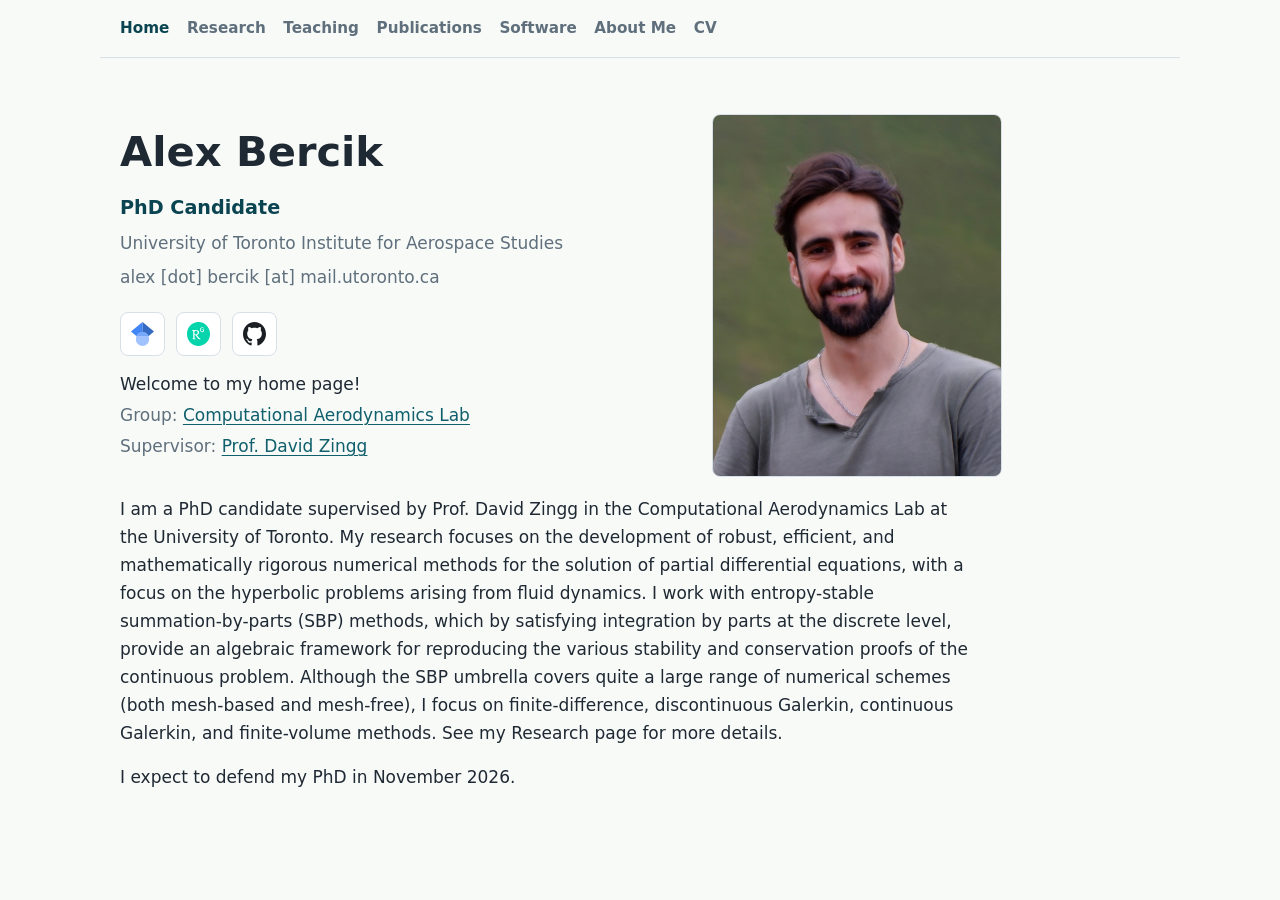
<file: index.html>
<!DOCTYPE html>
<html lang="en">
<head>
  <meta charset="utf-8">
  <meta name="viewport" content="width=device-width, initial-scale=1">
  <title>Home | Alex Bercik</title>
  <link rel="stylesheet" href="style.css">
</head>
<body>
  <header class="site-header">
    <nav aria-label="Main navigation">
      <a href="index.html" aria-current="page">Home</a>
      <a href="research.html">Research</a>
      <a href="teaching.html">Teaching</a>
      <a href="publications.html">Publications</a>
      <a href="software.html">Software</a>
      <a href="about.html">About Me</a>
      <a href="cv.html">CV</a>
    </nav>
  </header>

  <main>
    <section class="hero">
      <div class="hero-text">
        <h1>Alex Bercik</h1>
        <p class="title-line">PhD Candidate</p>
        <p class="affiliation-line">University of Toronto Institute for Aerospace Studies</p>
        <p class="contact-line">alex [dot] bercik [at] mail.utoronto.ca</p>
        <div class="social-links" aria-label="Academic and code profiles">
          <a href="https://scholar.google.com/citations?user=2FA_S1sAAAAJ&amp;hl=en" aria-label="Google Scholar" title="Google Scholar">
            <img src="files/google-scholar.svg" alt="" aria-hidden="true">
            <span class="sr-only">Google Scholar</span>
          </a>
          <a href="https://www.researchgate.net/profile/Alex-Bercik" aria-label="ResearchGate" title="ResearchGate">
            <img src="files/researchgate.svg" alt="" aria-hidden="true">
            <span class="sr-only">ResearchGate</span>
          </a>
          <a href="https://github.com/alexbercik" aria-label="GitHub" title="GitHub">
            <img src="files/github.svg" alt="" aria-hidden="true">
            <span class="sr-only">GitHub</span>
          </a>
        </div>
        <div class="home-links">
          <p>
            Welcome to my home page!
          </p>
          <p class="affiliation-line">
            Group:
            <a href="https://www.utias.utoronto.ca/computational-aerodynamics-lab/">Computational Aerodynamics Lab</a>
          </p>
          <p class="affiliation-line">
            Supervisor:
            <a href="http://goldfinger.utias.utoronto.ca/dwz/">Prof. David Zingg</a>
          </p>
        </div>
      </div>

      <figure class="portrait-photo">
        <img src="fotos/home.JPG" alt="Alex Bercik">
      </figure>
    </section>

    <section class="intro-paragraph">
      <p>
        I am a PhD candidate supervised by Prof. David Zingg in the Computational Aerodynamics Lab
        at the University of Toronto. My research focuses on the development of robust, efficient,
        and mathematically rigorous numerical methods for the solution of partial differential
        equations, with a focus on the hyperbolic problems arising from fluid dynamics.
        I work with entropy-stable summation-by-parts (SBP) methods, which by satisfying
        integration by parts at the discrete level, provide an algebraic framework for reproducing
        the various stability and conservation proofs of the continuous problem. Although the SBP
        umbrella covers quite a large range of numerical schemes (both mesh-based and mesh-free),
        I focus on finite-difference, discontinuous Galerkin, continuous Galerkin,
        and finite-volume methods. See my Research page for more details.
      </p>
      <p>I expect to defend my PhD in November 2026.</p>
    </section>
  </main>
</body>
</html>
</file>
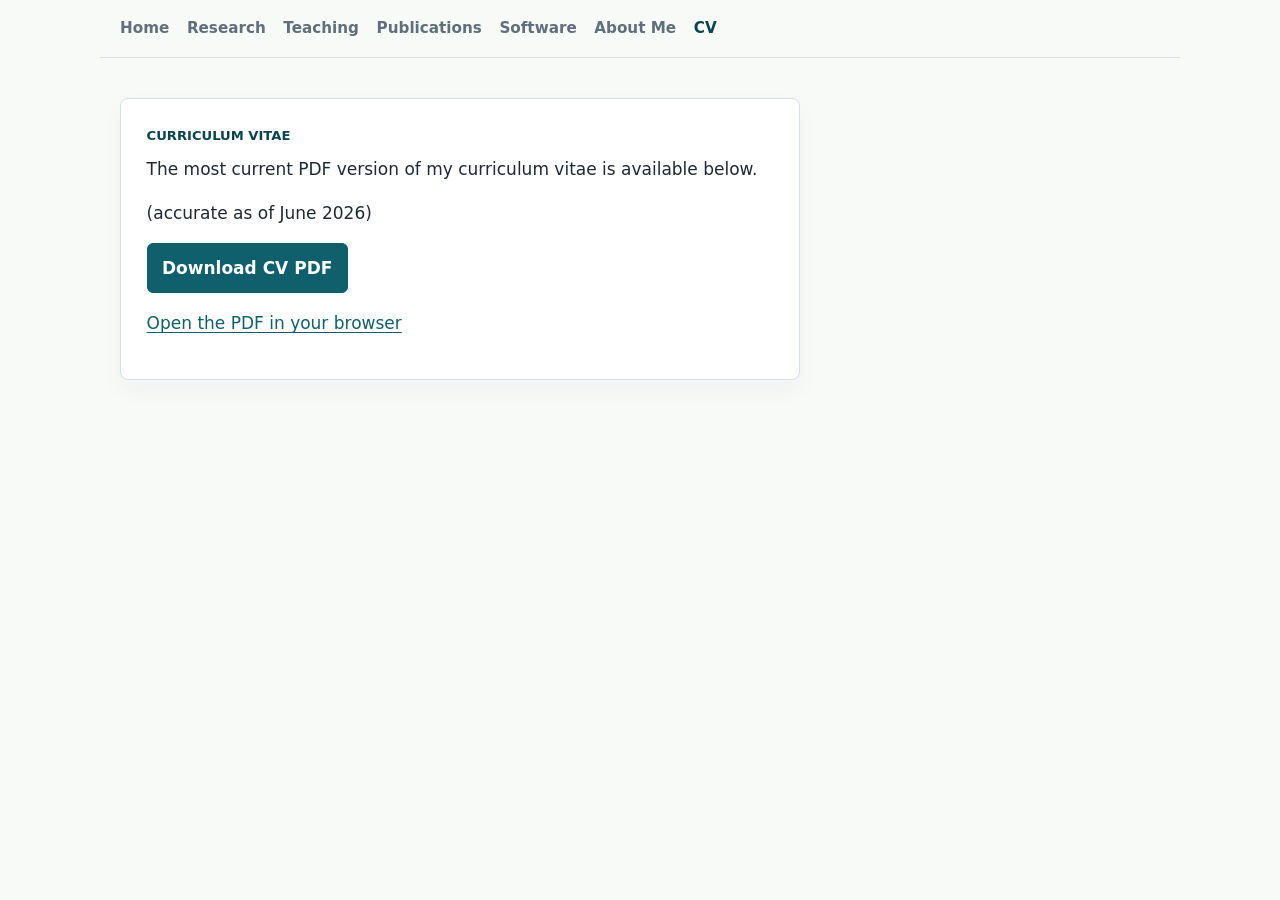
<file: cv.html>
<!DOCTYPE html>
<html lang="en">
<head>
  <meta charset="utf-8">
  <meta name="viewport" content="width=device-width, initial-scale=1">
  <title>CV | Alex Bercik</title>
  <link rel="stylesheet" href="style.css">
</head>
<body>
  <header class="site-header">
    <nav aria-label="Main navigation">
      <a href="index.html">Home</a>
      <a href="research.html">Research</a>
      <a href="teaching.html">Teaching</a>
      <a href="publications.html">Publications</a>
      <a href="software.html">Software</a>
      <a href="about.html">About Me</a>
      <a href="cv.html" aria-current="page">CV</a>
    </nav>
  </header>

  <main>
    <section class="page-intro cv-panel">
      <p class="eyebrow">Curriculum vitae</p>
      <p>
        The most current PDF version of my curriculum vitae is available below.
      </p>
      <p>
        (accurate as of June 2026)
      </p>
      <p>
        <a class="button-link" href="files/Alex_Bercik_CV.pdf" download>Download CV PDF</a>
      </p>
      <p>
        <a href="files/Alex_Bercik_CV.pdf">Open the PDF in your browser</a>
      </p>
    </section>
  </main>
</body>
</html>
</file>
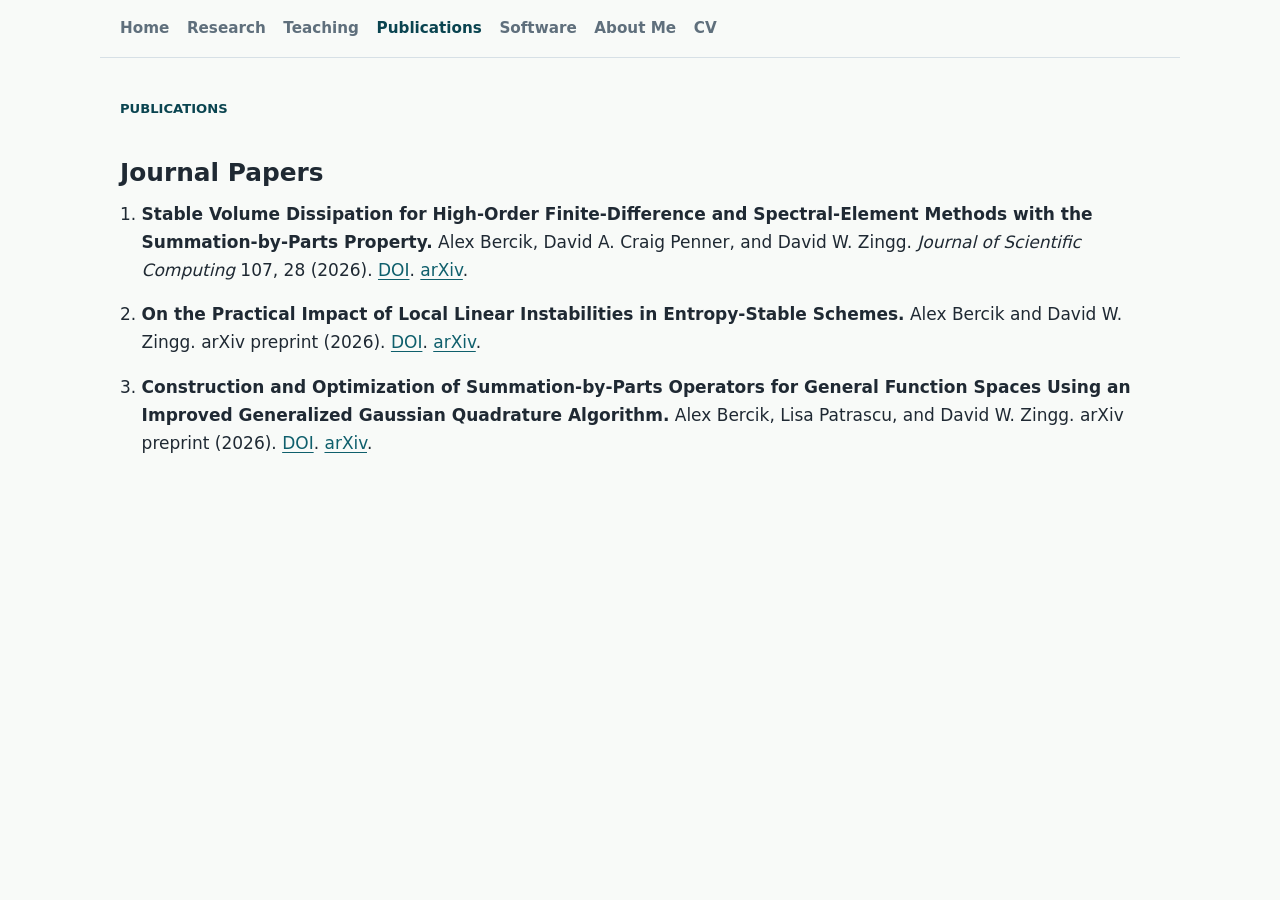
<file: publications.html>
<!DOCTYPE html>
<html lang="en">
<head>
  <meta charset="utf-8">
  <meta name="viewport" content="width=device-width, initial-scale=1">
  <title>Publications | Alex Bercik</title>
  <link rel="stylesheet" href="style.css">
</head>
<body>
  <header class="site-header">
    <nav aria-label="Main navigation">
      <a href="index.html">Home</a>
      <a href="research.html">Research</a>
      <a href="teaching.html">Teaching</a>
      <a href="publications.html" aria-current="page">Publications</a>
      <a href="software.html">Software</a>
      <a href="about.html">About Me</a>
      <a href="cv.html">CV</a>
    </nav>
  </header>

  <main>
    <section class="page-intro">
      <p class="eyebrow">Publications</p>
    </section>

    <section class="content-section">
      <h2>Journal Papers</h2>
      <ol class="entry-list">
        <li>
          <strong>Stable Volume Dissipation for High-Order Finite-Difference and
          Spectral-Element Methods with the Summation-by-Parts Property.</strong>
          Alex Bercik, David A. Craig Penner, and David W. Zingg.
          <em>Journal of Scientific Computing</em> 107, 28 (2026).
          <a href="https://doi.org/10.1007/s10915-026-03213-y">DOI</a>.
          <a href="https://arxiv.org/abs/2503.12670">arXiv</a>.
        </li>
        <li>
          <strong>On the Practical Impact of Local Linear Instabilities in
          Entropy-Stable Schemes.</strong>
          Alex Bercik and David W. Zingg. arXiv preprint (2026).
          <a href="https://doi.org/10.48550/arXiv.2605.02081">DOI</a>.
          <a href="https://arxiv.org/abs/2605.02081">arXiv</a>.
        </li>
        <li>
          <strong>Construction and Optimization of Summation-by-Parts 
            Operators for General Function Spaces Using an Improved 
            Generalized Gaussian Quadrature Algorithm.</strong>
          Alex Bercik, Lisa Patrascu, and David W. Zingg. arXiv preprint (2026).
          <a href="https://doi.org/10.48550/arXiv.2607.08934">DOI</a>.
          <a href="https://arxiv.org/abs/2607.08934">arXiv</a>.
        </li>
      </ol>
    </section>
  </main>
</body>
</html>
</file>
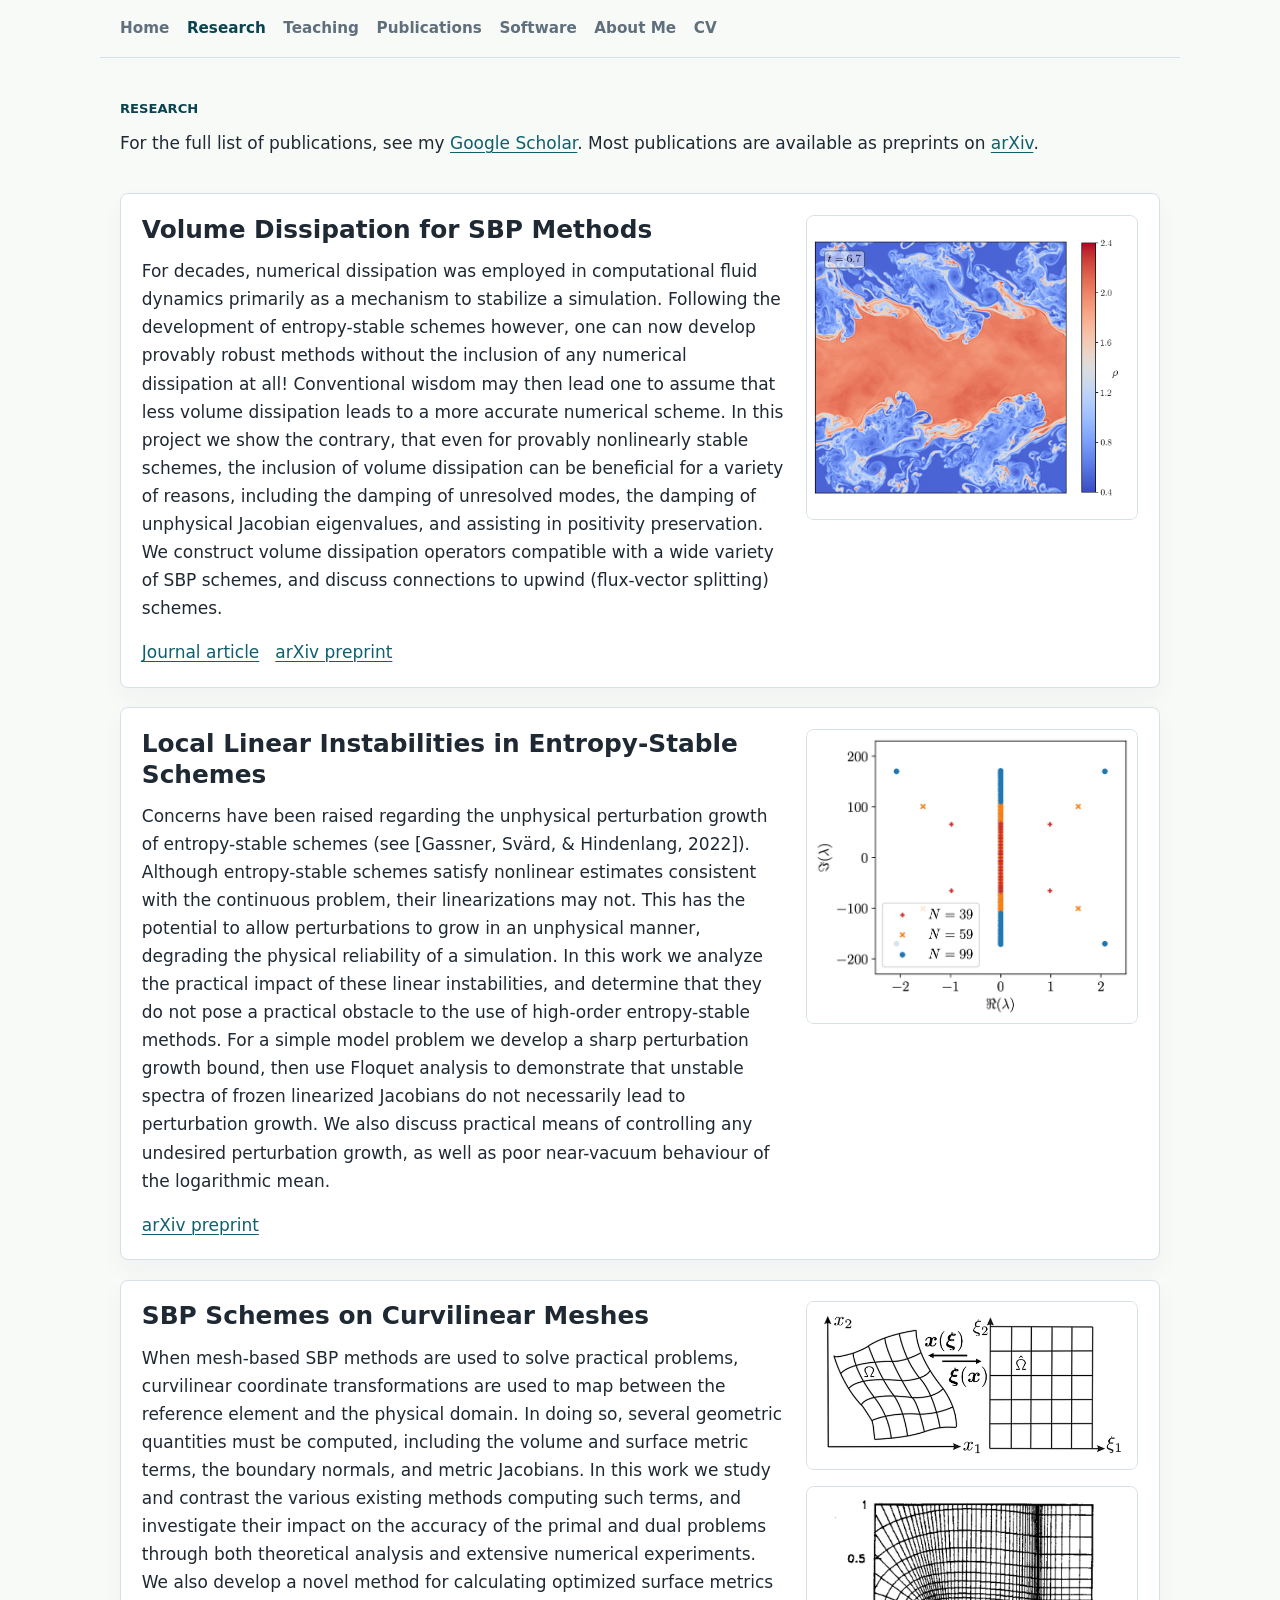
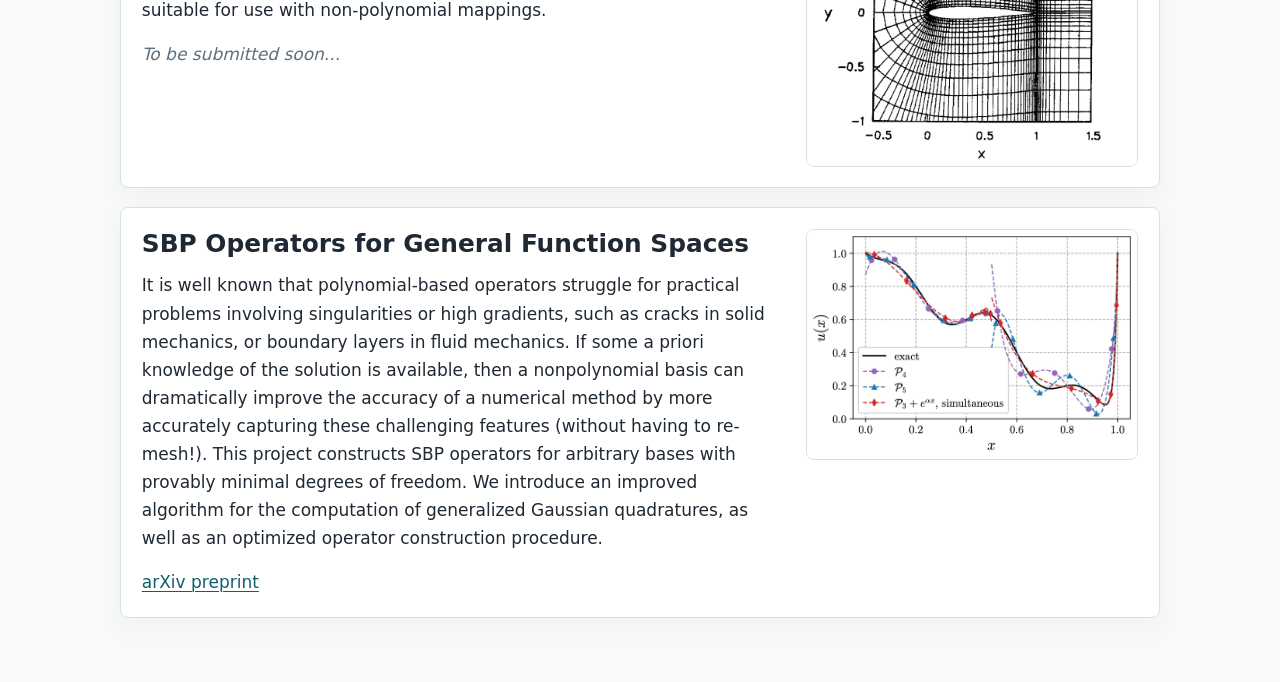
<file: research.html>
<!DOCTYPE html>
<html lang="en">
<head>
  <meta charset="utf-8">
  <meta name="viewport" content="width=device-width, initial-scale=1">
  <title>Research | Alex Bercik</title>
  <link rel="stylesheet" href="style.css">
</head>
<body>
  <header class="site-header">
    <nav aria-label="Main navigation">
      <a href="index.html">Home</a>
      <a href="research.html" aria-current="page">Research</a>
      <a href="teaching.html">Teaching</a>
      <a href="publications.html">Publications</a>
      <a href="software.html">Software</a>
      <a href="about.html">About Me</a>
      <a href="cv.html">CV</a>
    </nav>
  </header>

  <main>
    <section class="page-intro">
      <p class="eyebrow">Research</p>
      <p>For the full list of publications, see my <a href="https://scholar.google.com/citations?user=2FA_S1sAAAAJ&amp;hl=en">Google Scholar</a>. Most publications are available as preprints on <a href="https://arxiv.org/search/?searchtype=author&amp;query=Bercik%2C+A">arXiv</a>.</p>
    </section>

    <section class="project-list">
      <article class="project-card">
        <div>
          <h2>Volume Dissipation for SBP Methods</h2>
          <p>
            For decades, numerical dissipation was employed in computational fluid dynamics
            primarily as a mechanism to stabilize a simulation. Following the development of
            entropy-stable schemes however, one can now develop provably robust methods
            without the inclusion of any numerical dissipation at all! Conventional wisdom
            may then lead one to assume that less volume dissipation leads to a more accurate
            numerical scheme. In this project we show the contrary, that even for provably
            nonlinearly stable schemes, the inclusion of volume dissipation can be beneficial
            for a variety of reasons, including the damping of unresolved modes, the damping
            of unphysical Jacobian eigenvalues, and assisting in positivity preservation.
            We construct volume dissipation operators compatible with a wide variety of SBP
            schemes, and discuss connections to upwind (flux-vector splitting) schemes.
          </p>
          <p class="project-links">
            <a href="https://doi.org/10.1007/s10915-026-03213-y">Journal article</a>
            <a href="https://arxiv.org/abs/2503.12670">arXiv preprint</a>
          </p>
        </div>
        <figure class="image-photo">
          <img src="fotos/KHI_csbp_p4_nen480_nelem1_had_ent02_scamat_soln_t67.png" alt="Kelvin-Helmholtz instability simulation">
        </figure>
      </article>

      <article class="project-card">
        <div>
          <h2>Local Linear Instabilities in Entropy-Stable Schemes</h2>
          <p>
            Concerns have been raised regarding the unphysical perturbation growth of
            entropy-stable schemes (see [Gassner, Svärd, & Hindenlang, 2022]).
            Although entropy-stable schemes satisfy nonlinear estimates consistent with
            the continuous problem, their linearizations may not. This has the potential
            to allow perturbations to grow in an unphysical manner, degrading the
            physical reliability of a simulation. In this work we analyze the practical
            impact of these linear instabilities, and determine that they do not pose a
            practical obstacle to the use of high-order entropy-stable methods. For a
            simple model problem we develop a sharp perturbation growth bound, then
            use Floquet analysis to demonstrate that unstable spectra of frozen linearized
            Jacobians do not necessarily lead to perturbation growth. We also
            discuss practical means of controlling any undesired perturbation growth, as
            well as poor near-vacuum behaviour of the logarithmic mean.
          </p>
          <p class="project-links">
            <a href="https://arxiv.org/abs/2605.02081">arXiv preprint</a>
          </p>
        </div>
        <figure class="image-photo">
          <img src="fotos/floquet_eigvals_Circulantp8.jpg" alt="Floquet eigenvalue plot">
        </figure>
      </article>

      <article class="project-card">
        <div>
          <h2>SBP Schemes on Curvilinear Meshes</h2>
          <p>
            When mesh-based SBP methods are used to solve practical problems, curvilinear
            coordinate transformations are used to map between the reference element and
            the physical domain. In doing so, several geometric quantities must be
            computed, including the volume and surface metric terms, the boundary normals,
            and metric Jacobians. In this work we study and contrast the various existing
            methods computing such terms, and investigate their impact on the accuracy of
            the primal and dual problems through both theoretical analysis and extensive
            numerical experiments. We also develop a novel method for calculating optimized
            surface metrics suitable for use with non-polynomial mappings.
          </p>
          <p class="muted-note">To be submitted soon...</p>
        </div>
        <div class="project-images">
          <figure class="image-photo">
            <img src="fotos/mesh.jpg" alt="Curvilinear mesh project image">
          </figure>
          <figure class="image-photo">
            <img src="fotos/c-mesh.jpg" alt="C-mesh project image">
          </figure>
        </div>
      </article>

      <article class="project-card">
        <div>
          <h2>SBP Operators for General Function Spaces</h2>
          <p>
            It is well known that polynomial-based operators struggle for practical problems
            involving singularities or high gradients, such as cracks in solid mechanics, or 
            boundary layers in fluid mechanics. 
            If some a priori knowledge of the solution is available, then a nonpolynomial basis 
            can dramatically improve the accuracy of a numerical method by more accurately 
            capturing these challenging features (without having to re-mesh!).
            This project constructs SBP operators for arbitrary bases with
            provably minimal degrees of freedom. We introduce an 
            improved algorithm for the computation of generalized Gaussian quadratures, as
            well as an optimized operator construction procedure.

          </p>
          <!--
          <p class="muted-note">To be submitted soon...</p>
          -->
          <p class="project-links">
            <a href="https://arxiv.org/abs/2607.08934">arXiv preprint</a>
          </p>
        </div>
        <figure class="image-photo">
          <img src="fotos/exp_mixed_p3_open_eps00125_sol.jpg" alt="Exponential function space approximation">
        </figure>
      </article>
    </section>
  </main>
</body>
</html>
</file>
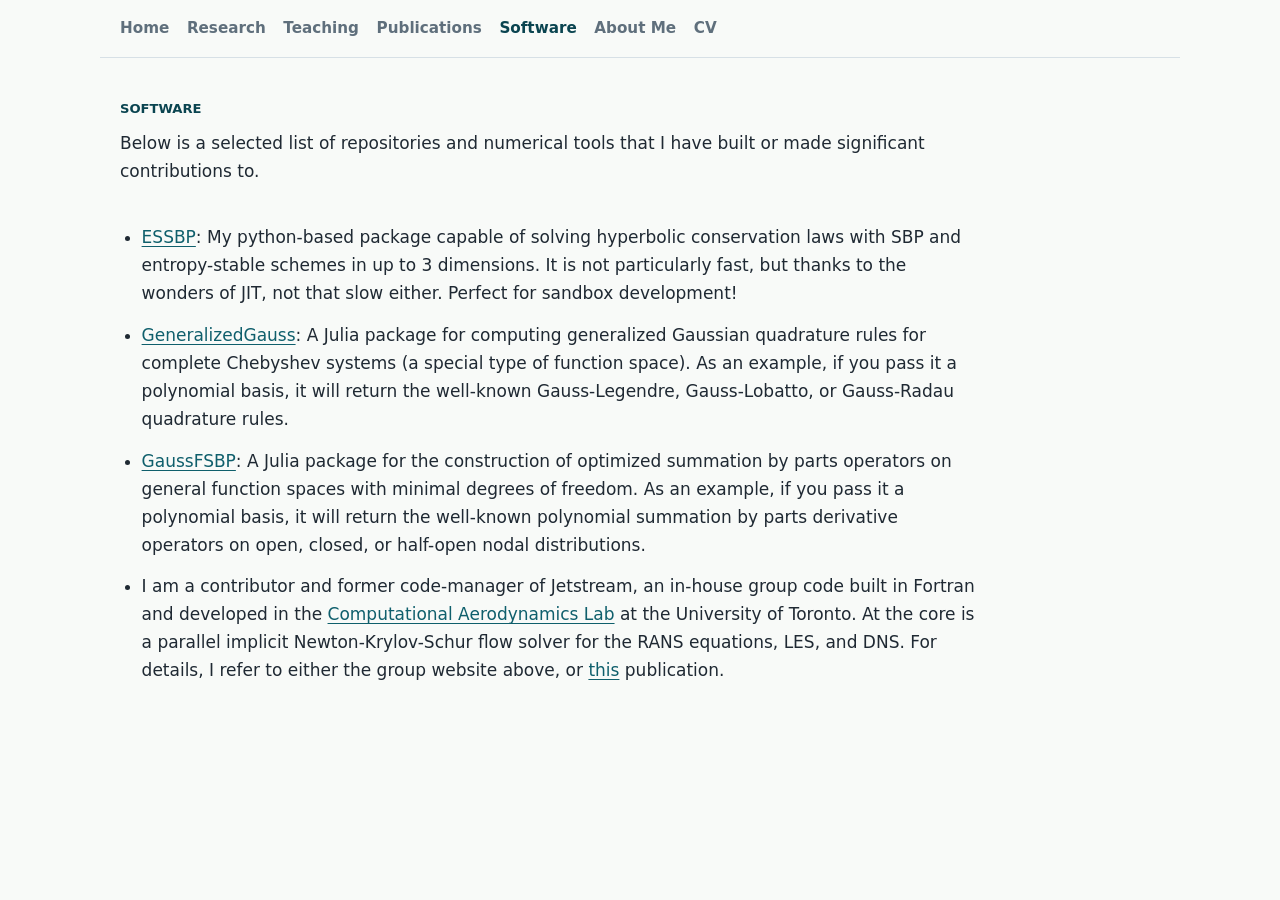
<file: software.html>
<!DOCTYPE html>
<html lang="en">
<head>
  <meta charset="utf-8">
  <meta name="viewport" content="width=device-width, initial-scale=1">
  <title>Software | Alex Bercik</title>
  <link rel="stylesheet" href="style.css">
</head>
<body>
  <header class="site-header">
    <nav aria-label="Main navigation">
      <a href="index.html">Home</a>
      <a href="research.html">Research</a>
      <a href="teaching.html">Teaching</a>
      <a href="publications.html">Publications</a>
      <a href="software.html" aria-current="page">Software</a>
      <a href="about.html">About Me</a>
      <a href="cv.html">CV</a>
    </nav>
  </header>

  <main>
    <section class="page-intro">
      <p class="eyebrow">Software</p>
      <p>
        Below is a selected list of repositories and numerical tools that I have
        built or made significant contributions to.
      </p>
    </section>

    <section class="content-section plain-section">
      <ul class="bullet-list">
        <li>
          <a href="https://github.com/alexbercik/ESSBP">ESSBP</a>:
          My python-based package capable of solving hyperbolic conservation laws
          with SBP and entropy-stable schemes in up to 3 dimensions. It is not
          particularly fast, but thanks to the wonders of JIT, not that slow either.
          Perfect for sandbox development!
        </li>
        <li>
          <a href="https://github.com/alexbercik/GeneralizedGauss.jl">GeneralizedGauss</a>:
          A Julia package for computing generalized Gaussian quadrature rules for
          complete Chebyshev systems (a special type of function space). As an example, 
          if you pass it a polynomial basis, it will return the well-known
          Gauss-Legendre, Gauss-Lobatto, or Gauss-Radau quadrature rules.
        </li>
        <li>
          <a href="https://github.com/alexbercik/GaussFSBP">GaussFSBP</a>:
          A Julia package for the construction of optimized summation by parts operators
          on general function spaces with minimal degrees of freedom. As an example,
          if you pass it a polynomial basis, it will return the well-known
          polynomial summation by parts derivative operators on open, closed, or 
          half-open nodal distributions.
        </li>
        <li>
          I am a contributor and former code-manager of Jetstream,
          an in-house group code built in Fortran and developed in the
          <a href="https://www.utias.utoronto.ca/computational-aerodynamics-lab/">Computational Aerodynamics Lab</a>
          at the University of Toronto. At the core is a parallel implicit Newton-Krylov-Schur flow solver
          for the RANS equations, LES, and DNS. For details, I refer to either the
          group website above, or
          <a href="http://oddjob.utias.utoronto.ca/dwz/Miscellaneous/OZ_AIAAJ.pdf">this</a> publication.
        </li>
      </ul>
    </section>
  </main>
</body>
</html>
</file>
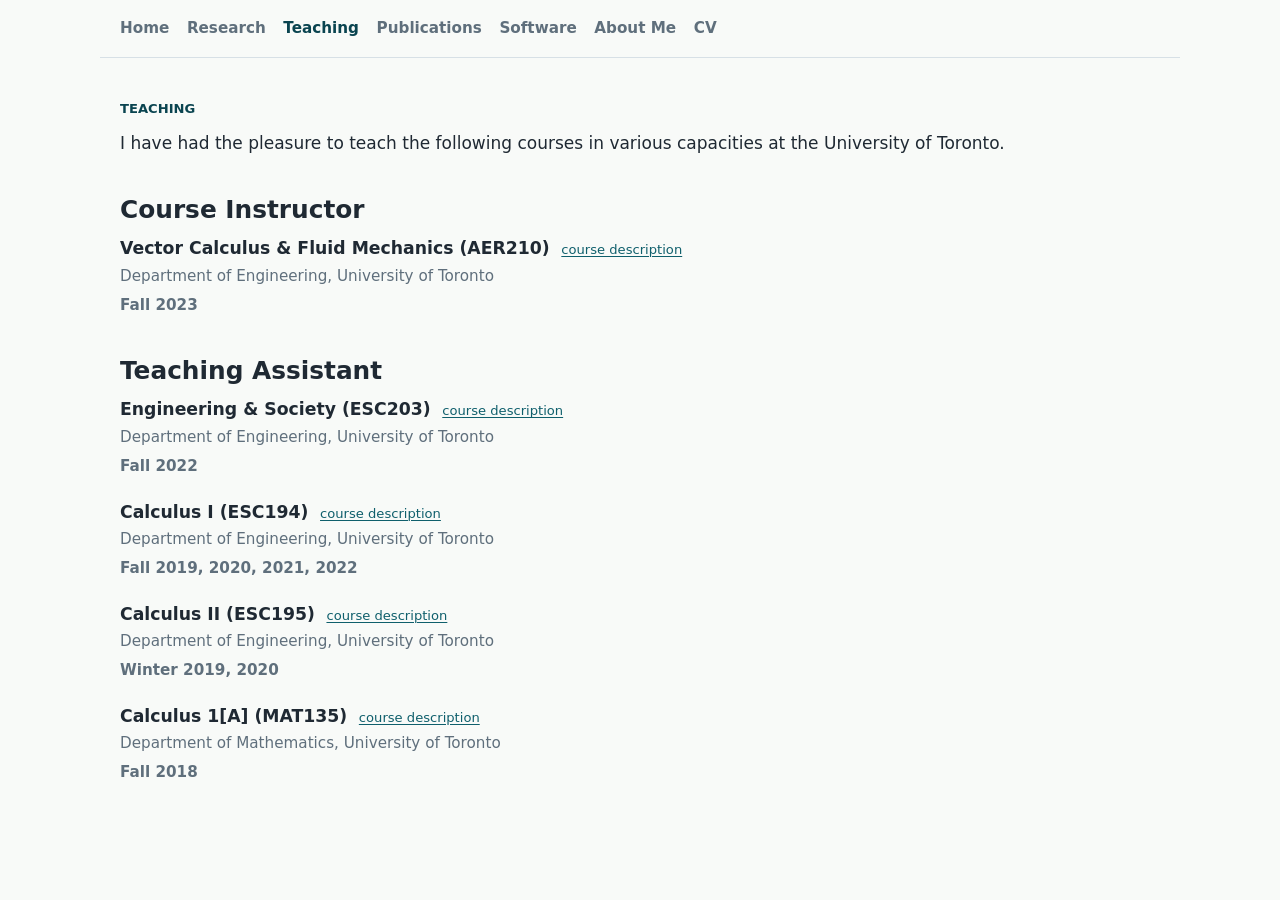
<file: teaching.html>
<!DOCTYPE html>
<html lang="en">
<head>
  <meta charset="utf-8">
  <meta name="viewport" content="width=device-width, initial-scale=1">
  <title>Teaching | Alex Bercik</title>
  <link rel="stylesheet" href="style.css">
</head>
<body>
  <header class="site-header">
    <nav aria-label="Main navigation">
      <a href="index.html">Home</a>
      <a href="research.html">Research</a>
      <a href="teaching.html" aria-current="page">Teaching</a>
      <a href="publications.html">Publications</a>
      <a href="software.html">Software</a>
      <a href="about.html">About Me</a>
      <a href="cv.html">CV</a>
    </nav>
  </header>

  <main>
    <section class="page-intro">
      <p class="eyebrow">Teaching</p>
      <p>
        I have had the pleasure to teach the following courses in various
        capacities at the University of Toronto.
      </p>
    </section>

    <section class="content-section">
      <h2>Course Instructor</h2>
      <article class="course-entry">
        <h3>
          Vector Calculus &amp; Fluid Mechanics (AER210)
          <a class="course-link" href="https://engineering.calendar.utoronto.ca/course/aer210h1">course description</a>
        </h3>
        <p class="course-context">Department of Engineering, University of Toronto</p>
        <p class="entry-meta">Fall 2023</p>
      </article>
    </section>

    <section class="content-section">
      <h2>Teaching Assistant</h2>
      <article class="course-entry">
        <h3>
          Engineering &amp; Society (ESC203)
          <a class="course-link" href="https://engineering.calendar.utoronto.ca/course/esc203h1">course description</a>
        </h3>
        <p class="course-context">Department of Engineering, University of Toronto</p>
        <p class="entry-meta">Fall 2022</p>
      </article>

      <article class="course-entry">
        <h3>
          Calculus I (ESC194)
          <a class="course-link" href="https://engineering.calendar.utoronto.ca/course/esc194h1">course description</a>
        </h3>
        <p class="course-context">Department of Engineering, University of Toronto</p>
        <p class="entry-meta">Fall 2019, 2020, 2021, 2022</p>
      </article>

      <article class="course-entry">
        <h3>
          Calculus II (ESC195)
          <a class="course-link" href="https://engineering.calendar.utoronto.ca/course/esc195h1">course description</a>
        </h3>
        <p class="course-context">Department of Engineering, University of Toronto</p>
        <p class="entry-meta">Winter 2019, 2020</p>
      </article>

      <article class="course-entry">
        <h3>
          Calculus 1[A] (MAT135)
          <a class="course-link" href="https://artsci.calendar.utoronto.ca/course/mat135h1">course description</a>
        </h3>
        <p class="course-context">Department of Mathematics, University of Toronto</p>
        <p class="entry-meta">Fall 2018</p>
      </article>
    </section>
  </main>
</body>
</html>
</file>
<file: style.css>
/* Base page styles. */
:root {
  --bg: #f8faf8;
  --panel: #ffffff;
  --ink: #1f2933;
  --muted: #5f6f7c;
  --line: #d7e0e6;
  --accent: #0f5f6c;
  --accent-dark: #0a4450;
  --accent-soft: #e6f1f3;
}

* {
  box-sizing: border-box;
}

body {
  margin: 0;
  background: var(--bg);
  color: var(--ink);
  font-family: system-ui, -apple-system, BlinkMacSystemFont, "Segoe UI", sans-serif;
  font-size: 17px;
  line-height: 1.65;
}

a {
  color: var(--accent);
  text-decoration-thickness: 0.08em;
  text-underline-offset: 0.18em;
}

a:hover {
  color: var(--accent-dark);
}

/* Header and navigation. */
.site-header {
  max-width: 1080px;
  margin: 0 auto;
  padding: 1rem 1.25rem;
  border-bottom: 1px solid var(--line);
}

nav {
  display: flex;
  flex-wrap: wrap;
  gap: 0.35rem 1.1rem;
}

nav a {
  color: var(--muted);
  font-size: 0.95rem;
  font-weight: 600;
  text-decoration: none;
}

nav a:hover,
nav a[aria-current="page"] {
  color: var(--accent-dark);
}

main {
  max-width: 1080px;
  margin: 0 auto;
  padding: 2.5rem 1.25rem 4rem;
}

/* Shared typography. */
h1,
h2,
h3,
p {
  margin-top: 0;
}

h1 {
  max-width: 780px;
  margin-bottom: 1rem;
  font-size: 2.6rem;
  line-height: 1.15;
}

h2 {
  margin-bottom: 0.7rem;
  font-size: 1.55rem;
  line-height: 1.25;
}

h3 {
  margin-bottom: 0.4rem;
  font-size: 1.08rem;
  line-height: 1.3;
}

p {
  margin-bottom: 1rem;
}

.eyebrow {
  margin-bottom: 0.55rem;
  color: var(--accent-dark);
  font-size: 0.82rem;
  font-weight: 700;
  letter-spacing: 0;
  text-transform: uppercase;
}

.page-intro {
  max-width: 920px;
  margin-bottom: 2.3rem;
}

.page-intro a {
  white-space: nowrap;
}

.content-section {
  margin-top: 2.4rem;
}

/* Homepage hero. */
.hero {
  display: grid;
  grid-template-columns: minmax(0, 560px) minmax(220px, 290px);
  gap: 2rem;
  align-items: center;
  width: fit-content;
  max-width: 100%;
  padding: 1rem 0 0.8rem;
}

.hero-text p {
  max-width: 700px;
}

.title-line,
.affiliation-line,
.contact-line {
  margin-bottom: 0.35rem;
}

.title-line {
  color: var(--accent-dark);
  font-size: 1.2rem;
  font-weight: 700;
}

.affiliation-line,
.contact-line {
  color: var(--muted);
}

.social-links {
  display: flex;
  flex-wrap: wrap;
  gap: 0.7rem;
  margin-top: 1.3rem;
}

.home-links {
  margin-top: 0.85rem;
}

.home-links p {
  margin-bottom: 0.18rem;
}

.social-links a {
  display: inline-grid;
  place-items: center;
  position: relative;
  width: 2.8rem;
  height: 2.8rem;
  border: 1px solid var(--line);
  border-radius: 8px;
  background: var(--panel);
  text-decoration: none;
}

.social-links a:hover {
  border-color: var(--accent);
  background: var(--accent-soft);
}

.social-links img {
  width: 1.45rem;
  height: 1.45rem;
}

.sr-only {
  position: absolute;
  width: 1px;
  height: 1px;
  padding: 0;
  margin: -1px;
  overflow: hidden;
  clip: rect(0, 0, 0, 0);
  white-space: nowrap;
  border: 0;
}

.button-link {
  display: inline-flex;
  align-items: center;
  min-height: 2.7rem;
  padding: 0.62rem 0.9rem;
  border: 1px solid var(--accent);
  border-radius: 6px;
  background: var(--accent);
  color: #ffffff;
  font-weight: 700;
  text-decoration: none;
}

.button-link:hover {
  border-color: var(--accent-dark);
  background: var(--accent-dark);
  color: #ffffff;
}

.intro-paragraph {
  max-width: 860px;
  margin-top: 0.35rem;
}

/* Photos. */
.portrait-photo,
.image-photo,
.natural-photo {
  display: grid;
  place-items: center;
  margin: 0;
  overflow: hidden;
  border: 1px solid var(--line);
  border-radius: 8px;
  background: var(--panel);
}

.portrait-photo img {
  width: 100%;
  height: 100%;
  display: block;
  object-fit: cover;
}

.image-photo img,
.natural-photo img {
  display: block;
  width: 100%;
  max-width: 100%;
  height: auto;
}

.portrait-photo {
  width: clamp(210px, 24vw, 290px);
  aspect-ratio: 4 / 5;
}

.image-photo {
  width: 100%;
  max-width: 420px;
}

/* Personal photo gallery. */
.photo-grid {
  max-width: 960px;
  column-width: 260px;
  column-gap: 1.1rem;
}

.photo-grid .natural-photo {
  display: block;
  width: 100%;
  margin: 0 0 1.1rem;
  break-inside: avoid;
  page-break-inside: avoid;
}

/* Cards and repeated content. */
.project-card,
.cv-panel {
  border: 1px solid var(--line);
  border-radius: 8px;
  background: var(--panel);
  box-shadow: 0 10px 25px rgba(31, 41, 51, 0.04);
}

.project-card p:last-child {
  margin-bottom: 0;
}

.project-list {
  display: grid;
  gap: 1.2rem;
}

.project-card {
  display: grid;
  grid-template-columns: minmax(0, 1.45fr) minmax(220px, 0.75fr);
  gap: 1.4rem;
  align-items: start;
  padding: 1.3rem;
}

.project-links {
  display: flex;
  flex-wrap: wrap;
  gap: 0.5rem 1rem;
}

.project-images {
  display: grid;
  gap: 1rem;
}

.muted-note {
  color: var(--muted);
  font-style: italic;
}

.plain-section {
  max-width: 860px;
}

.bullet-list {
  margin: 0;
  padding-left: 1.35rem;
}

.bullet-list li {
  margin-bottom: 0.85rem;
}

.bullet-list li:last-child {
  margin-bottom: 0;
}

.course-entry {
  margin-bottom: 1.35rem;
}

.course-entry:last-child {
  margin-bottom: 0;
}

.course-entry h3,
.course-context,
.course-entry .entry-meta {
  margin-bottom: 0.25rem;
}

.course-context {
  color: var(--muted);
  font-size: 0.95rem;
}

.course-link {
  margin-left: 0.35rem;
  font-size: 0.82rem;
  font-weight: 500;
  white-space: nowrap;
}

.entry-list {
  margin: 0;
  padding-left: 1.35rem;
}

.entry-list li {
  margin-bottom: 1rem;
}

.entry-list li:last-child {
  margin-bottom: 0;
}

.entry-meta {
  margin-bottom: 0.4rem;
  color: var(--muted);
  font-size: 0.95rem;
  font-weight: 700;
}

.cv-panel {
  max-width: 680px;
  padding: 1.6rem;
}

/* Responsive layout. */
@media (max-width: 760px) {
  body {
    font-size: 16px;
  }

  main {
    padding-top: 1.7rem;
  }

  h1 {
    font-size: 2rem;
  }

  .hero,
  .project-card {
    grid-template-columns: 1fr;
  }

  .portrait-photo {
    width: min(260px, 100%);
  }

  .image-photo {
    max-width: 100%;
  }

  .natural-photo img {
    max-width: 100%;
  }
}

@media (max-width: 620px) {
  .photo-grid {
    column-width: auto;
    column-count: 1;
  }
}

@media (max-width: 460px) {
  .site-header,
  main {
    padding-left: 1rem;
    padding-right: 1rem;
  }

  nav {
    gap: 0.45rem 0.9rem;
  }

  .button-link {
    justify-content: center;
    width: 100%;
  }
}
</file>
